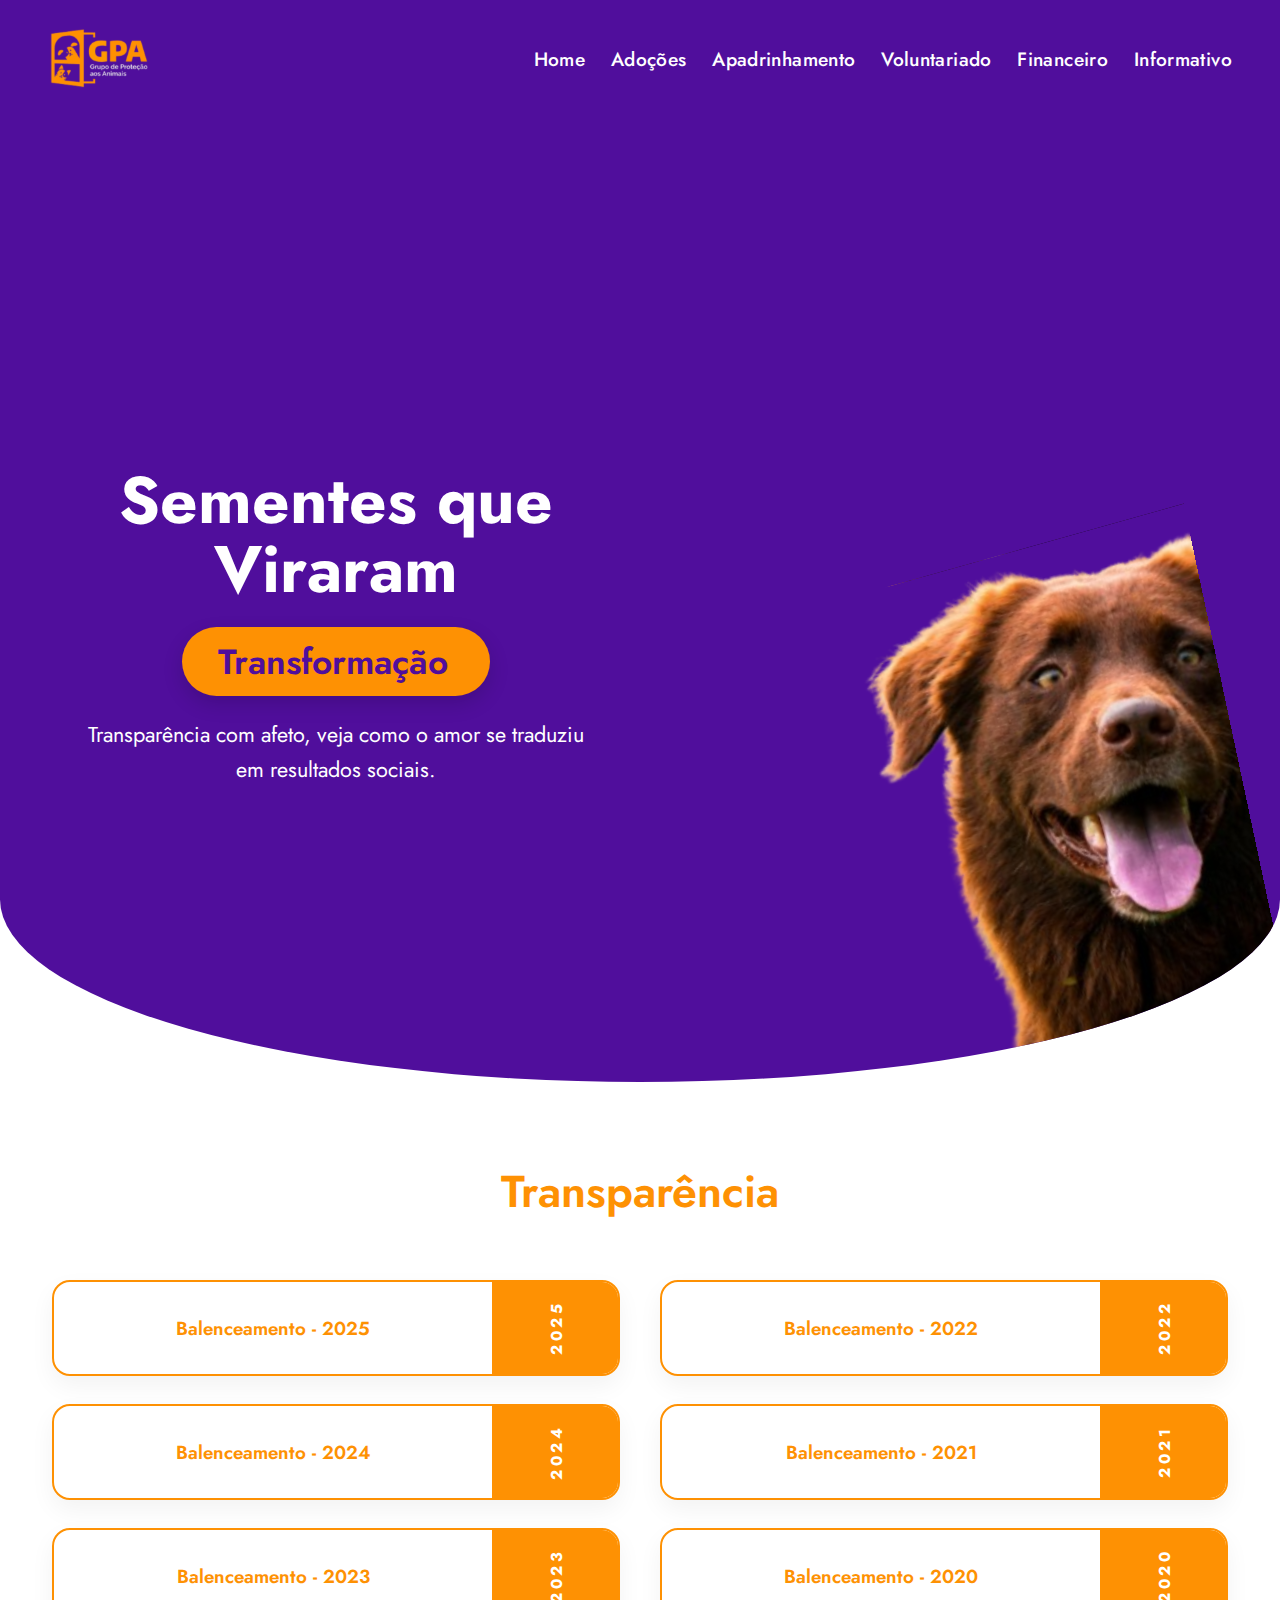
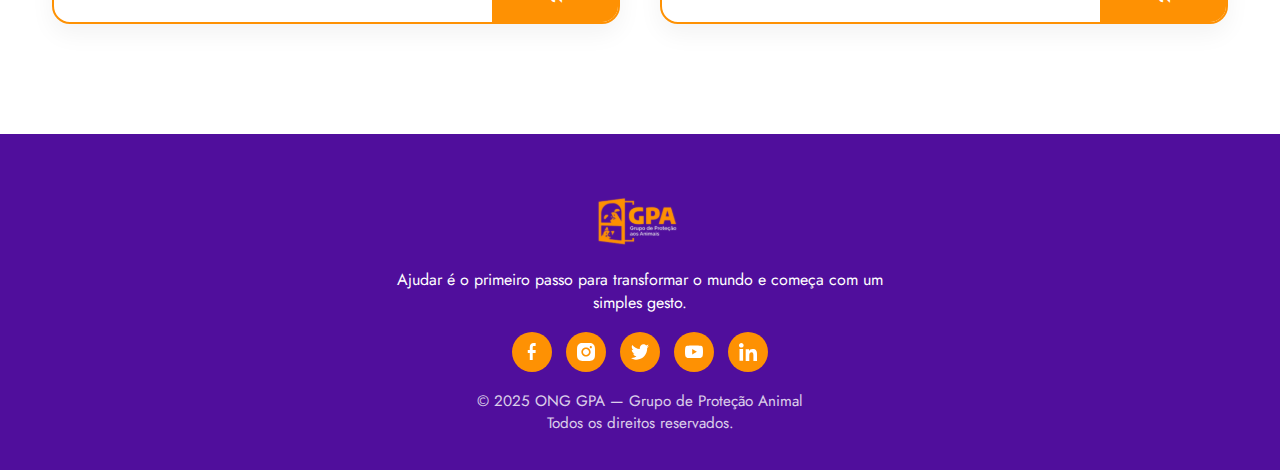
<file: catbiosearch-financeiro/index.html>
<!DOCTYPE html>
<html lang="pt-br">

<head>
    <meta charset="UTF-8">
    <meta name="viewport" content="width=device-width, initial-scale=1.0">
    <title>GPA - Transparência Financeira</title>

    <link rel="stylesheet" href="css/global.css">
    <link rel="stylesheet" href="css/components/header.css">
    <link rel="stylesheet" href="css/components/footer.css">
    <link rel="stylesheet" href="css/components/transparencia.css">


    <link rel="preconnect" href="https://fonts.googleapis.com">
    <link rel="preconnect" href="https://fonts.gstatic.com" crossorigin>
    <link href="https://fonts.googleapis.com/css2?family=Jost:ital,wght@0,100..900;1,100..900&display=swap"
        rel="stylesheet">
</head>

<body>
    <header class="site-header">
        <div class="header-content">
            <img src="assets/svg/logo_gpa.svg" alt="Logo GPA" class="header-logo">
            <nav class="header-nav">
                <ul>
                    <li><a href="#">Home</a></li>
                    <li><a href="#">Adoções</a></li>
                    <li><a href="#">Apadrinhamento</a></li>
                    <li><a href="#">Voluntariado</a></li>
                    <li><a href="#">Financeiro</a></li>
                    <li><a href="#">Informativo</a></li>
                </ul>
            </nav>
        </div>
    </header>

    <main>
        <section class="financeiro-hero">
            <div class="hero-content">
                <h1>Sementes que Viraram</h1>
                <span class="tag-transformacao">Transformação</span>
                <p>Transparência com afeto, veja como o amor se traduziu em resultados sociais.</p>
            </div>
            <div class="hero-img" role="img" aria-label="Cachorro sorrindo"></div>
        </section>

        <section class="transparencia-section">
            <div class="transparencia-container">
                <h2 class="transparencia-title">Transparência</h2>

                <div class="transparencia-grid">
                    <a href="#" class="transparencia-card" aria-label="Balenceamento 2025">
                        <span class="card-label">Balenceamento - 2025</span>
                        <span class="card-year-pill" aria-hidden="true">
                            <span>2025</span>
                        </span>
                    </a>

                    <a href="#" class="transparencia-card">
                        <span class="card-label">Balenceamento - 2022</span>
                        <span class="card-year-pill" aria-hidden="true">
                            <span>2022</span>
                        </span>
                    </a>

                    <a href="#" class="transparencia-card">
                        <span class="card-label">Balenceamento - 2024</span>
                        <span class="card-year-pill" aria-hidden="true">
                            <span>2024</span>
                        </span>
                    </a>

                    <a href="#" class="transparencia-card">
                        <span class="card-label">Balenceamento - 2021</span>
                        <span class="card-year-pill" aria-hidden="true">
                            <span>2021</span>
                        </span>
                    </a>

                    <a href="#" class="transparencia-card">
                        <span class="card-label">Balenceamento - 2023</span>
                        <span class="card-year-pill" aria-hidden="true">
                            <span>2023</span>
                        </span>
                    </a>

                    <a href="#" class="transparencia-card">
                        <span class="card-label">Balenceamento - 2020</span>
                        <span class="card-year-pill" aria-hidden="true">
                            <span>2020</span>
                        </span>
                    </a>
                </div>
            </div>
        </section>
    </main>

    <footer class="site-footer">
        <div class="footer-content">
            <img src="assets/svg/logo_gpa.svg" alt="Logo GPA" class="footer-logo">
            <p class="footer-text">Ajudar é o primeiro passo para transformar o mundo e começa com um simples gesto.</p>
            <div class="footer-social">
                <a href="#"><img src="assets/svg/facebook.svg" alt="Facebook"></a>
                <a href="#"><img src="assets/svg/instagram.svg" alt="Instagram"></a>
                <a href="#"><img src="assets/svg/twitter.svg" alt="Twitter"></a>
                <a href="#"><img src="assets/svg/youtube.svg" alt="YouTube"></a>
                <a href="#"><img src="assets/svg/linkedln.svg" alt="LinkedIn"></a>
            </div>
            <span class="footer-copyright">© 2025 ONG GPA — Grupo de Proteção Animal<br>Todos os direitos
                reservados.</span>
        </div>
    </footer>

    <!-- Script de injeção removido para deixar a página crua; estilos já vinculados em css/*.css -->

</body>

</html>
</file>
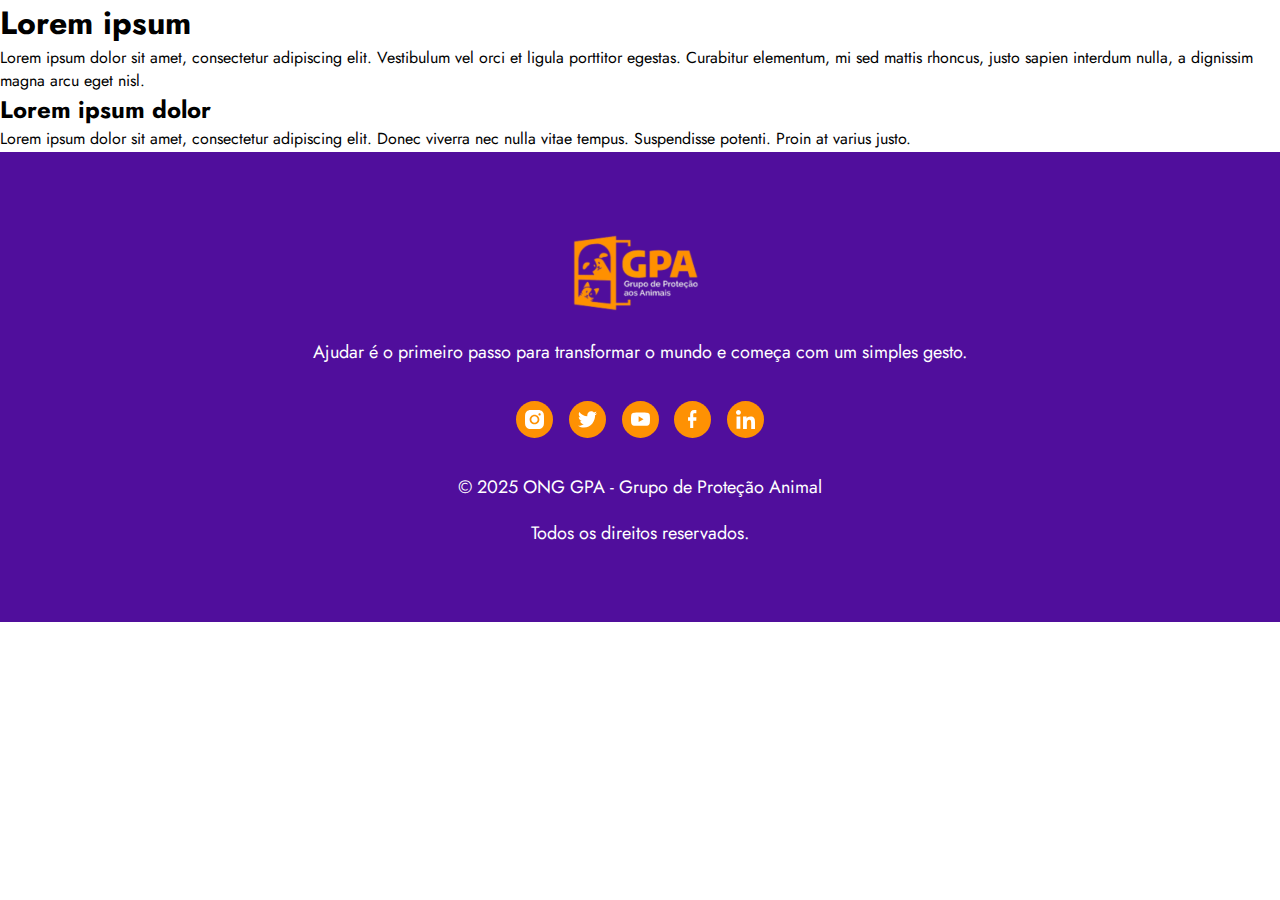
<file: home/index.html>
<!DOCTYPE html>
<html lang="pt-br">
<head>
    <meta charset="UTF-8">
    <meta name="viewport" content="width=device-width, initial-scale=1.0">
    <title>Lorem Page</title>

    <link rel="stylesheet" href="css/global.css">
    <link rel="stylesheet" href="css/components/footer.css">

    <link rel="preconnect" href="https://fonts.googleapis.com">
    <link rel="preconnect" href="https://fonts.gstatic.com" crossorigin>
    <link href="https://fonts.googleapis.com/css2?family=Jost:ital,wght@0,100..900;1,100..900&display=swap" rel="stylesheet">
</head>
<body>
    <main>
        <section>
            <h1>Lorem ipsum</h1>
            <p>Lorem ipsum dolor sit amet, consectetur adipiscing elit. Vestibulum vel orci et ligula porttitor egestas. Curabitur elementum, mi sed mattis rhoncus, justo sapien interdum nulla, a dignissim magna arcu eget nisl.</p>
        </section>

        <section>
            <h2>Lorem ipsum dolor</h2>
            <p>Lorem ipsum dolor sit amet, consectetur adipiscing elit. Donec viverra nec nulla vitae tempus. Suspendisse potenti. Proin at varius justo.</p>
        </section>
    </main>

    <div id="footer-placeholder"></div>

    <script>
        document.addEventListener('DOMContentLoaded', () => {
            fetch('footer.html')
                .then(response => {
                    if (!response.ok) {
                        throw new Error(`Erro ao carregar footer: ${response.status}`);
                    }
                    return response.text();
                })
                .then(data => {
                    document.getElementById('footer-placeholder').innerHTML = data;
                })
                .catch(error => {
                    console.error('Erro ao inserir footer:', error);
                });
        });
    </script>
</body>
</html>
</file>
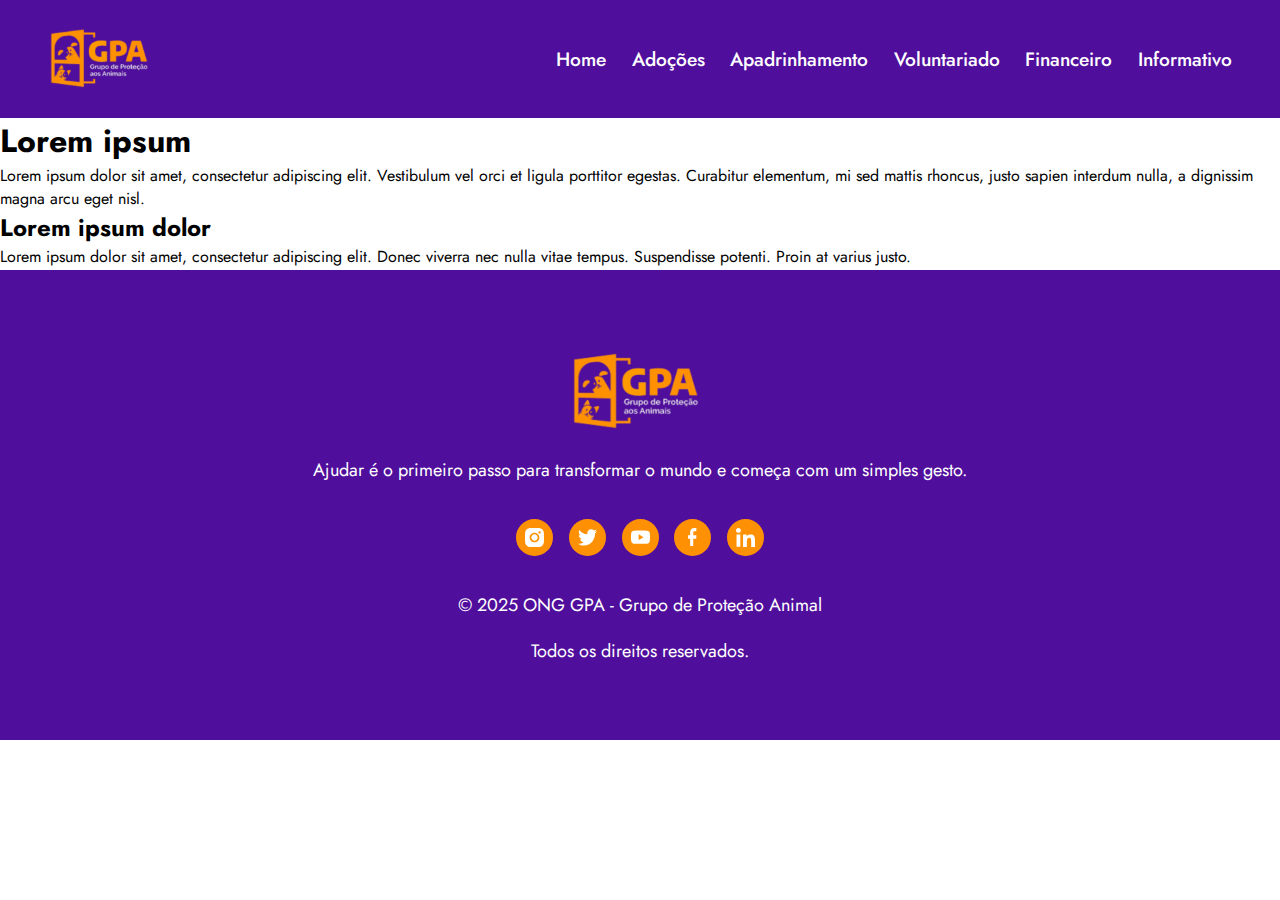
<file: informativo_contato/index.html>
<!DOCTYPE html>
<html lang="pt-br">
<head>
    <meta charset="UTF-8">
    <meta name="viewport" content="width=device-width, initial-scale=1.0">
    <title>Informativo & Contato</title>

    <link rel="stylesheet" href="css/global.css">
    <link rel="stylesheet" href="css/components/header.css">
    <link rel="stylesheet" href="css/components/footer.css">

    <link rel="preconnect" href="https://fonts.googleapis.com">
    <link rel="preconnect" href="https://fonts.gstatic.com" crossorigin>
    <link href="https://fonts.googleapis.com/css2?family=Jost:ital,wght@0,100..900;1,100..900&display=swap" rel="stylesheet">
</head>
<body>

    <div id="header-placeholder"></div>

    <main>
        <section>
            <h1>Lorem ipsum</h1>
            <p>Lorem ipsum dolor sit amet, consectetur adipiscing elit. Vestibulum vel orci et ligula porttitor egestas. Curabitur elementum, mi sed mattis rhoncus, justo sapien interdum nulla, a dignissim magna arcu eget nisl.</p>
        </section>

        <section>
            <h2>Lorem ipsum dolor</h2>
            <p>Lorem ipsum dolor sit amet, consectetur adipiscing elit. Donec viverra nec nulla vitae tempus. Suspendisse potenti. Proin at varius justo.</p>
        </section>
    </main>

    <div id="footer-placeholder"></div>

    <script>
        document.addEventListener('DOMContentLoaded', () => {
            fetch('header.html')
                .then(response => {
                    if (!response.ok) throw new Error(`Erro ao carregar header: ${response.status}`);
                    return response.text();
                })
                .then(data => {
                    document.getElementById('header-placeholder').innerHTML = data;
                })
                .catch(error => console.error('Erro ao inserir header:', error));

            fetch('footer.html')
                .then(response => {
                    if (!response.ok) throw new Error(`Erro ao carregar footer: ${response.status}`);
                    return response.text();
                })
                .then(data => {
                    document.getElementById('footer-placeholder').innerHTML = data;
                })
                .catch(error => console.error('Erro ao inserir footer:', error));
        });
    </script>
</body>
</html>
</file>
<file: catbiosearch-financeiro/css/global.css>
* {
    margin: 0;
    padding: 0;
    box-sizing: border-box;
    font-family: "Jost", sans-serif;
}

body {
    overflow-x: hidden;
}

.financeiro-hero {
    background-color: var(--roxo);
    color: var(--branco);
    padding: clamp(5.5rem, 11vh, 7.5rem) clamp(2rem, 6vw, 7rem) clamp(2.5rem, 5vh, 3.5rem);
    display: flex;
    justify-content: center;
    align-items: center;
    gap: clamp(2rem, 7vw, 8rem);
    position: relative;
    min-height: 78vh;
    overflow: hidden;
    flex-wrap: nowrap;
    border-bottom-left-radius: 58% 22%;
    border-bottom-right-radius: 58% 22%;
    margin-bottom: clamp(1rem, 3vh, 2rem);
}

.hero-content {
    flex: 0 0 46%;
    max-width: 640px;
    position: relative;
    z-index: 1;
    display: flex;
    flex-direction: column;
    gap: 1.4rem;
    text-align: center;
    align-items: center;
}

.financeiro-hero h1 {
    font-size: clamp(3rem, 5.8vw, 4.1rem);
    font-weight: 700;
    line-height: 1.05;
}

.financeiro-hero p {
    font-size: clamp(1.15rem, 1.8vw, 1.35rem);
    line-height: 1.6;
    max-width: 540px;
}

.hero-img {
    flex: 1;
    min-height: 820px;
    max-height: 1020px;
    background-image: url("../assets/svg/cao_da_capa.svg");
    background-repeat: no-repeat;
    background-size: clamp(820px, 82vw, 1180px);
    background-position: center calc(100% + 70px);
    position: relative;
    transform: rotate(-12deg) translateY(70px);
    margin-right: 0;
    align-self: center;
    pointer-events: none;
}

.tag-transformacao {
    background-color: var(--laranja);
    color: var(--roxo);
    padding: 0.55rem 2.25rem;
    border-radius: 999px;
    font-size: clamp(1.6rem, 3.2vw, 2.2rem);
    font-weight: 600;
    display: inline-flex;
    align-items: center;
    gap: 0.35rem;
    box-shadow: 0 8px 20px rgba(0, 0, 0, 0.15);
}

.tag-transformacao::after {
    content: '';
}

@media (max-width: 1024px) {
    .financeiro-hero {
        flex-wrap: wrap;
        padding-bottom: 2.5rem;
    }

    .hero-img {
        min-height: 520px;
        background-size: clamp(520px, 65vw, 760px);
        background-position: center calc(100% + 90px);
        transform: rotate(-10deg) translateY(110px);
        margin-right: 0;
    }
}

@media (max-width: 800px) {
    .financeiro-hero {
        flex-direction: column;
        text-align: center;
        border-bottom-left-radius: 35% 15%;
        border-bottom-right-radius: 35% 15%;
        align-items: center;
    }

    .hero-content {
        max-width: 600px;
        text-align: center;
        align-items: center;
        flex: unset;
    }

    .hero-img {
        order: 1;
        width: 100%;
        background-position: center bottom;
        margin-right: 0;
        min-height: 300px;
    }
}

@media (max-width: 540px) {
    .financeiro-hero {
        padding: 4rem 1.5rem 0;
    }

    .financeiro-hero h1 {
        font-size: 2.2rem;
    }

    .tag-transformacao {
        font-size: 1.25rem;
        padding: 0.35rem 1.25rem;
    }

    .hero-img {
        min-height: 240px;
        background-size: 240px;
        transform: rotate(0deg) translate(0, 0);
    }
}
</file>
<file: catbiosearch-financeiro/css/components/header.css>
@import url('../variables.css');

/* Container do header */
.site-header {
  background-color: var(--roxo);
  width: 100%;
  font-family: "Jost", sans-serif;
}

/* Conteúdo interno (centra e dá responsividade) */
.header-content {
  margin: 0 auto;
  padding: clamp(0.8rem, 2vw, 1.5rem) clamp(1rem, 4vw, 3rem);
  display: flex;
  align-items: center;
  justify-content: space-between;   /* logo à esquerda, nav à direita */
  flex-wrap: wrap;
  gap: 1rem;
}

/* Logo responsiva */
.header-logo {
  height: clamp(40px, 6vw, 70px);
  flex-shrink: 0;
  transition: all .3s ease;
  display: flex;
  align-items: center;
}

/* Nav principal */
.header-nav {
  margin-left: auto;                /* força distância máxima dentro do flex */
  display: flex;
  align-items: center;
}

.header-nav ul {
  list-style: none;
  display: flex;
  gap: clamp(0.5rem, 2vw, 2rem);
  margin: 0;
  padding: 0;
}

/* Links */
.header-nav a {
  text-decoration: none;
  color: var(--branco);
  font-size: clamp(0.9rem, 1.5vw, 1.25rem);
  font-weight: 500;
  transition: color .3s ease;
  letter-spacing: 0.02em;
  padding: 0.15rem 0;                /* pequeno hitbox sem mudar layout */
}

.header-nav a:hover,
.header-nav a:focus-visible {
  color: var(--laranja);
}

/* MOBILE */
@media (max-width: 768px) {
  .header-content {
    flex-direction: column;
    justify-content: center;
    align-items: center;
    text-align: center;
    gap: 0.75rem;
  }

  .header-logo {
    order: -1;                       /* logo sobe acima dos links */
    margin-bottom: 0.75rem;
    height: clamp(48px, 10vw, 72px);
  }

  .header-nav {
    margin-left: 0;
    width: 100%;
    display: flex;
    justify-content: center;
  }

  .header-nav ul {
    gap: 0.75rem;
    flex-wrap: wrap;
  }

  .header-nav a {
    font-size: clamp(0.95rem, 3vw, 1.1rem);
    padding: 0.25rem 0.5rem;
  }
}
</file>
<file: catbiosearch-financeiro/css/components/footer.css>
@import url('../variables.css');

.site-footer {
  background: var(--roxo);
  color: var(--branco);
  padding: 60px 0 36px;
  font-family: 'Jost', sans-serif;
  text-align: center;
}

.footer-content {
  max-width: 960px;
  margin: 0 auto;
  display: flex;
  flex-direction: column;
  align-items: center;
  gap: 18px;
  padding: 0 24px;
}

.footer-logo {
  height: 56px;
}

.footer-text {
  font-size: 1rem;
  color: var(--branco);
  max-width: 520px;
}

.footer-social {
  display: flex;
  gap: 14px;
}

.footer-social a {
  width: 40px;
  height: 40px;
  border-radius: 50%;
  background: var(--laranja);
  display: flex;
  align-items: center;
  justify-content: center;
  transition: transform 0.2s ease, box-shadow 0.2s ease;
}

.footer-social a img {
  height: 18px;
  width: 18px;
}

.footer-social a:hover,
.footer-social a:focus-visible {
  transform: translateY(-3px);
  box-shadow: 0 8px 18px rgba(0, 0, 0, 0.25);
}

.footer-copyright {
  font-size: 0.95rem;
  opacity: 0.8;
}

@media (max-width: 640px) {
  .footer-content {
    gap: 14px;
  }

  .footer-social {
    flex-wrap: wrap;
    justify-content: center;
  }
}

@media (max-width: 420px) {
  .footer-logo {
    height: 48px;
  }

  .footer-text {
    font-size: 0.95rem;
  }

  .footer-social a {
    width: 36px;
    height: 36px;
  }
}
</file>
<file: catbiosearch-financeiro/css/components/transparencia.css>
@import url('../variables.css');

.transparencia-section {
    background-color: var(--branco);
    padding: 50px 0 110px;
}

.transparencia-container {
    max-width: 1240px;
    margin: 0 auto;
    padding: 0 32px;
}

.transparencia-title {
    font-size: clamp(2.3rem, 4vw, 2.8rem);
    font-weight: 600;
    color: var(--laranja);
    text-align: center;
    margin-bottom: 56px;
}

.transparencia-grid {
    display: grid;
    grid-template-columns: repeat(auto-fit, minmax(420px, 1fr));
    gap: 28px 40px;
}

.transparencia-card {
    border: 2px solid var(--laranja);
    border-radius: 18px;
    padding: 0;
    background-color: var(--branco);
    text-decoration: none;
    display: flex;
    align-items: stretch;
    justify-content: space-between;
    gap: 0;
    min-height: 96px;
    transition: transform 0.2s ease, box-shadow 0.2s ease, background-color 0.2s ease, border-color 0.2s ease;
    box-shadow: 0 10px 25px rgba(0, 0, 0, 0.05);
    overflow: hidden;
    position: relative;
}

.transparencia-card:hover {
    transform: translateY(-5px);
    box-shadow: 0 18px 35px rgba(0, 0, 0, 0.12);
    background-color: var(--laranja);
    border-color: var(--laranja);
    justify-content: center;
    gap: 0;
}

.card-label {
    font-size: 1.18rem;
    font-weight: 600;
    color: var(--laranja);
    flex: 1;
    text-align: center;
    transition: color 0.2s ease, opacity 0.2s ease, flex 0.2s ease, max-width 0.2s ease;
    max-width: 100%;
    padding: 0 36px;
    display: flex;
    align-items: center;
    justify-content: center;
}

.card-year-pill {
    width: 128px;
    background-color: var(--laranja);
    border-radius: 0 16px 16px 0;
    padding: 0 32px;
    display: flex;
    justify-content: center;
    align-items: center;
    align-self: stretch;
    transition: all 0.2s ease;
    flex-shrink: 0;
    margin-right: -2px;
}

.card-year-pill span {
    color: var(--branco);
    font-weight: 700;
    font-size: 0.98rem;
    letter-spacing: 0.22em;
    writing-mode: vertical-rl;
    text-orientation: mixed;
    transform: rotate(180deg);
}

.transparencia-card:hover .card-label {
    color: var(--branco);
    opacity: 0;
    flex: 0;
    max-width: 0;
}

.transparencia-card:hover .card-year-pill {
    width: 100%;
    border-radius: 18px;
    border-left: none;
    background-color: var(--laranja);
    padding: 0;
    flex: 1;
}

.transparencia-card:hover .card-year-pill span {
    writing-mode: horizontal-tb;
    transform: none;
    font-size: 1.2rem;
    letter-spacing: 0.08em;
}

@media (max-width: 900px) {
    .transparencia-section {
        padding: 45px 0 80px;
    }

    .transparencia-grid {
        grid-template-columns: minmax(0, 1fr);
        gap: 20px;
    }
}

@media (max-width: 640px) {
    .card-year-pill {
        width: 84px;
        border-radius: 0 16px 16px 0;
        padding: 0 20px;
    }

    .card-label {
        padding: 0 22px;
    }
}

@media (max-width: 600px) {
    .transparencia-card {
        flex-direction: column;
        align-items: stretch;
        gap: 18px;
    }

    .card-label {
        font-size: 1.05rem;
        text-align: left;
        padding: 0;
    }

    .card-year-pill {
        width: 100%;
        border-radius: 22px;
        align-self: auto;
        justify-content: center;
        padding: 12px 0;
    }

    .card-year-pill span {
        writing-mode: horizontal-tb;
        transform: none;
        letter-spacing: 0.05em;
    }
}
</file>
<file: home/css/global.css>
* {
    margin: 0;
    padding: 0;
    box-sizing: border-box;
    font-family: "Jost", sans-serif;
}

body {
    overflow-x: hidden;
}
</file>
<file: home/css/components/footer.css>
@import url('../variables.css');
@import url('../global.css');

footer {
  background-color: var(--roxo);
  width: 100%;
  color: var(--branco);
  border-top: 2px solid var(--branco);
  padding: clamp(2rem, 6vw, 7rem) 1.5rem;
  display: flex;
  flex-direction: column;
  align-items: center;
  justify-content: center;
  gap: 1.25rem;
  font-size: 1.125rem;
  text-align: center;
}

.footer-social-media {
  display: flex;
  gap: 1rem;
  margin: 1rem 0;
  flex-wrap: wrap;
  justify-content: center;
}

.footer-square {
  width: 2.3rem;
  height: 2.3rem;
  border-radius: 50%;
  background-color: var(--laranja);
  display: flex;
  align-items: center;
  justify-content: center;
  transform: scale(1);
  transition: transform 0.25s ease, background-color 0.25s ease;
  will-change: transform;
}

.footer-square img {
  width: 1.2rem;
  height: 1.2rem;
  transition: transform 0.25s ease;
  will-change: transform;
}

.footer-square:hover {
  background-color: #ffa94d;
  transform: scale(1.4);
}

.footer-square:hover img {
  transform: scale(1.1);
}
</file>
<file: informativo_contato/css/global.css>
* {
    margin: 0;
    padding: 0;
    box-sizing: border-box;
    font-family: "Jost", sans-serif;
}

body {
    overflow-x: hidden;
}
</file>
<file: informativo_contato/css/components/header.css>
@import url('../variables.css');
@import url('../global.css');

header {
    background-color: var(--roxo);
    width: 100%;
    padding: clamp(0.8rem, 2vw, 1.5rem) clamp(1rem, 4vw, 3rem);
    display: flex;
    align-items: center;
    justify-content: space-between;
    flex-wrap: wrap;
    gap: 1rem;
    font-family: "Jost", sans-serif;
}

header img {
    height: clamp(40px, 6vw, 70px);
    transition: all 0.3s ease;
}

nav {
    display: flex;
    flex-wrap: wrap;
    justify-content: center;
    gap: clamp(0.5rem, 2vw, 2rem);
}

nav > a {
    text-decoration: none;
    color: var(--branco);
    font-size: clamp(0.9rem, 1.5vw, 1.25rem);
    font-weight: 500;
    transition: color 0.3s ease;
}

nav > a:hover {
    color: var(--laranja);
}

@media (max-width: 768px) {
    header {
        flex-direction: column;
        justify-content: center;
        align-items: center;
        text-align: center;
    }

    header img {
        order: -1;
        margin-bottom: 0.75rem;
    }

    nav {
        flex-direction: row;
        flex-wrap: wrap;
        justify-content: center;
        gap: 0.75rem;
    }

    nav > a {
        font-size: clamp(0.95rem, 3vw, 1.1rem);
        padding: 0.25rem 0.5rem;
    }
}
</file>
<file: informativo_contato/css/components/footer.css>
@import url('../variables.css');
@import url('../global.css');

footer {
  background-color: var(--roxo);
  width: 100%;
  color: var(--branco);
  border-top: 2px solid var(--branco);
  padding: clamp(2rem, 6vw, 7rem) 1.5rem;
  display: flex;
  flex-direction: column;
  align-items: center;
  justify-content: center;
  gap: 1.25rem;
  font-size: 1.125rem;
  text-align: center;
}

.footer-social-media {
  display: flex;
  gap: 1rem;
  margin: 1rem 0;
  flex-wrap: wrap;
  justify-content: center;
}

.footer-square {
  width: 2.3rem;
  height: 2.3rem;
  border-radius: 50%;
  background-color: var(--laranja);
  display: flex;
  align-items: center;
  justify-content: center;
  transform: scale(1);
  transition: transform 0.25s ease, background-color 0.25s ease;
  will-change: transform;
}

.footer-square img {
  width: 1.2rem;
  height: 1.2rem;
  transition: transform 0.25s ease;
  will-change: transform;
}

.footer-square:hover {
  background-color: #ffa94d;
  transform: scale(1.4);
}

.footer-square:hover img {
  transform: scale(1.1);
}
</file>
